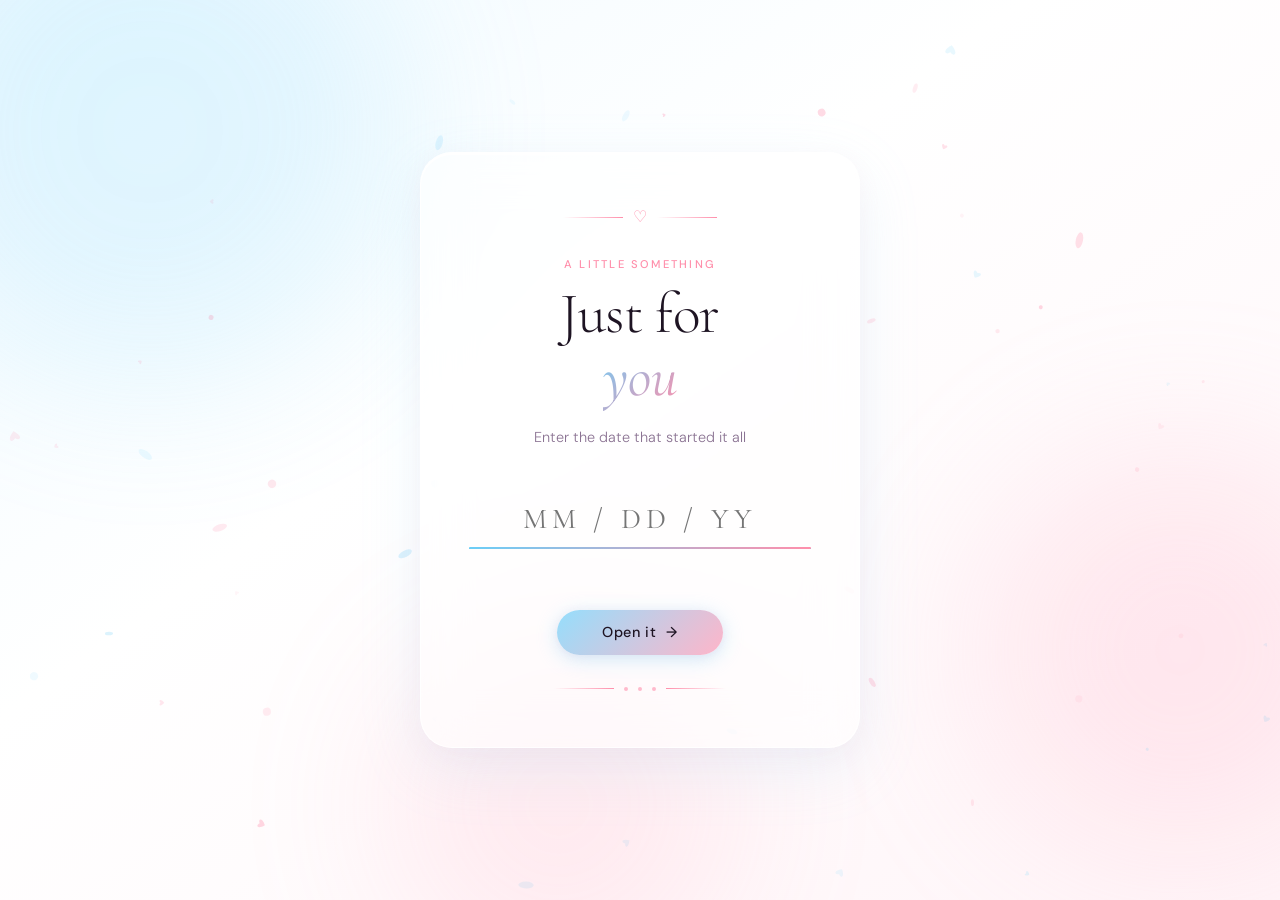
<file: index.html>
<!DOCTYPE html>
<html lang="en">
<head>
  <meta charset="UTF-8" />
  <meta name="viewport" content="width=device-width, initial-scale=1.0"/>
  <title>Just for you 💌</title>
  <link rel="preconnect" href="https://fonts.googleapis.com">
  <link href="https://fonts.googleapis.com/css2?family=Cormorant+Garamond:ital,wght@0,300;0,400;0,600;1,300;1,400&family=DM+Sans:wght@300;400;500&display=swap" rel="stylesheet">
  <link rel="stylesheet" href="static/css/style.css">
</head>
<body class="login-page">

  <!-- Animated starfield / petals -->
  <canvas id="petal-canvas"></canvas>

  <!-- Decorative blobs -->
  <div class="blob blob-1"></div>
  <div class="blob blob-2"></div>
  <div class="blob blob-3"></div>

  <main class="login-outer">
    <div class="login-card">

      <!-- Top decorative line -->
      <div class="card-ornament">
        <span class="orn-line"></span>
        <span class="orn-heart">♡</span>
        <span class="orn-line"></span>
      </div>

      <p class="eyebrow">a little something</p>
      <h1 class="login-title">Just for<br><em>you</em></h1>

      <p class="login-sub">Enter the date that started it all</p>

      <div class="date-wrap">
        <input
          type="text"
          id="date-input"
          placeholder="MM / DD / YY"
          maxlength="10"
          autocomplete="off"
          class="date-input"
          autofocus
        />
        <div class="input-underline"></div>
      </div>

      <p class="error-msg" id="error-msg">hmm, that's not quite right 💭</p>

      <button class="btn-enter" id="submit-btn">
        <span class="btn-text">Open it</span>
        <span class="btn-arrow">→</span>
      </button>

      <div class="card-ornament card-ornament--bottom">
        <span class="orn-line"></span>
        <span class="orn-dot"></span>
        <span class="orn-dot"></span>
        <span class="orn-dot"></span>
        <span class="orn-line"></span>
      </div>

    </div>
  </main>

  <script src="static/js/petals.js"></script>
  <script src="static/js/login.js"></script>
</body>
</html>
</file>
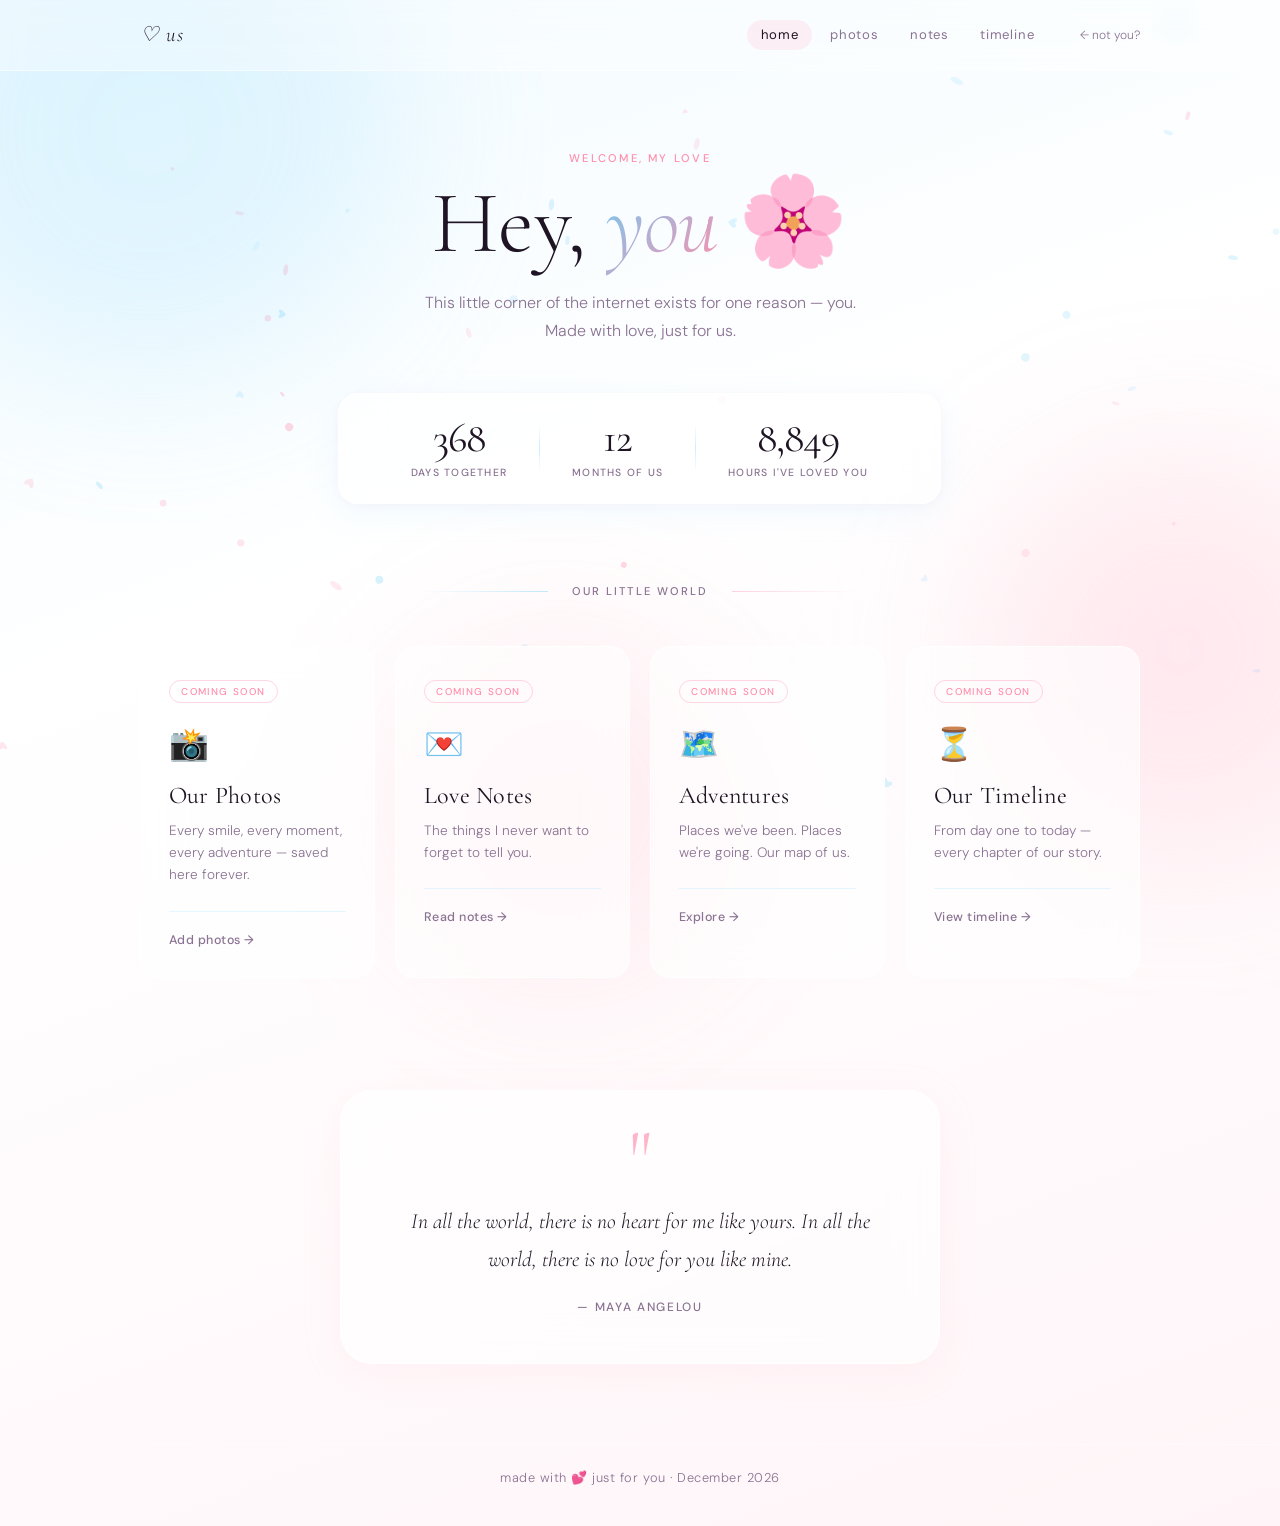
<file: home.html>
<!DOCTYPE html>
<html lang="en">
<head>
  <meta charset="UTF-8"/>
  <meta name="viewport" content="width=device-width, initial-scale=1.0"/>
  <title>Us 💕</title>
  <link rel="preconnect" href="https://fonts.googleapis.com">
  <link href="https://fonts.googleapis.com/css2?family=Cormorant+Garamond:ital,wght@0,300;0,400;0,600;1,300;1,400&family=DM+Sans:wght@300;400;500&display=swap" rel="stylesheet">
  <link rel="stylesheet" href="static/css/style.css">
</head>
<body class="home-page">

  <canvas id="petal-canvas"></canvas>
  <div class="blob blob-1"></div>
  <div class="blob blob-2"></div>
  <div class="blob blob-3"></div>

  <!-- Nav -->
  <header class="site-nav">
    <div class="nav-inner">
      <span class="nav-brand">♡ us</span>
      <nav class="nav-links">
        <a href="#" class="nav-link nav-link--active">home</a>
        <a href="#" class="nav-link">photos</a>
        <a href="#" class="nav-link">notes</a>
        <a href="#" class="nav-link">timeline</a>
      </nav>
      <a href="index.html" class="nav-back">← not you?</a>
    </div>
  </header>

  <main>

    <!-- Hero -->
    <section class="hero">
      <div class="hero-inner">
        <p class="eyebrow">welcome, my love</p>
        <h1 class="hero-title">Hey, <em>you</em> 🌸</h1>
        <p class="hero-sub">This little corner of the internet exists for one reason — you. Made with love, just for us.</p>

        <!-- Days together counter -->
        <div class="counter-card">
          <div class="counter-block">
            <span class="counter-num" id="days-count">—</span>
            <span class="counter-label">days together</span>
          </div>
          <div class="counter-divider"></div>
          <div class="counter-block">
            <span class="counter-num" id="months-count">—</span>
            <span class="counter-label">months of us</span>
          </div>
          <div class="counter-divider"></div>
          <div class="counter-block">
            <span class="counter-num" id="hours-count">—</span>
            <span class="counter-label">hours i've loved you</span>
          </div>
        </div>
      </div>
    </section>

    <!-- Divider -->
    <div class="section-divider">
      <span class="div-line"></span>
      <span class="div-text">our little world</span>
      <span class="div-line"></span>
    </div>

    <!-- Cards grid -->
    <section class="cards-section">
      <div class="cards-grid">

        <div class="feature-card feature-card--photos">
          <div class="card-glow"></div>
          <span class="card-tag">coming soon</span>
          <div class="card-icon-wrap">
            <span class="card-icon">📸</span>
          </div>
          <h2 class="card-title">Our Photos</h2>
          <p class="card-desc">Every smile, every moment, every adventure — saved here forever.</p>
          <div class="card-footer">
            <span class="card-cta">Add photos →</span>
          </div>
        </div>

        <div class="feature-card feature-card--notes">
          <div class="card-glow"></div>
          <span class="card-tag">coming soon</span>
          <div class="card-icon-wrap">
            <span class="card-icon">💌</span>
          </div>
          <h2 class="card-title">Love Notes</h2>
          <p class="card-desc">The things I never want to forget to tell you.</p>
          <div class="card-footer">
            <span class="card-cta">Read notes →</span>
          </div>
        </div>

        <div class="feature-card feature-card--adventures">
          <div class="card-glow"></div>
          <span class="card-tag">coming soon</span>
          <div class="card-icon-wrap">
            <span class="card-icon">🗺️</span>
          </div>
          <h2 class="card-title">Adventures</h2>
          <p class="card-desc">Places we've been. Places we're going. Our map of us.</p>
          <div class="card-footer">
            <span class="card-cta">Explore →</span>
          </div>
        </div>

        <div class="feature-card feature-card--timeline">
          <div class="card-glow"></div>
          <span class="card-tag">coming soon</span>
          <div class="card-icon-wrap">
            <span class="card-icon">⏳</span>
          </div>
          <h2 class="card-title">Our Timeline</h2>
          <p class="card-desc">From day one to today — every chapter of our story.</p>
          <div class="card-footer">
            <span class="card-cta">View timeline →</span>
          </div>
        </div>

      </div>
    </section>

    <!-- Quote section -->
    <section class="quote-section">
      <div class="quote-inner">
        <p class="quote-mark">"</p>
        <p class="quote-text">In all the world, there is no heart for me like yours. In all the world, there is no love for you like mine.</p>
        <p class="quote-attr">— Maya Angelou</p>
      </div>
    </section>

  </main>

  <footer class="site-footer">
    <p>made with 💕 just for you · <span id="footer-date"></span></p>
  </footer>

  <script src="static/js/petals.js"></script>
  <script src="static/js/home.js"></script>
</body>
</html>
</file>
<file: static/css/style.css>
/* ══════════════════════════════════════
   TOKENS
══════════════════════════════════════ */
:root {
  --sky:        #95DEFC;
  --blush:      #FFB5C9;
  --sky-mid:    #6bcef7;
  --blush-mid:  #ff8fab;
  --sky-soft:   #dff4fd;
  --blush-soft: #ffe4ed;
  --sky-pale:   #f0faff;
  --blush-pale: #fff5f8;
  --ink:        #1e1423;
  --ink-mid:    #4a3650;
  --ink-soft:   #8a7292;
  --white:      #ffffff;
  --card-bg:    rgba(255,255,255,0.62);
  --radius-sm:  12px;
  --radius-md:  20px;
  --radius-lg:  32px;
}

/* ══════════════════════════════════════
   RESET
══════════════════════════════════════ */
*, *::before, *::after { box-sizing: border-box; margin: 0; padding: 0; }

body {
  font-family: 'DM Sans', sans-serif;
  font-weight: 300;
  color: var(--ink);
  min-height: 100vh;
  overflow-x: hidden;
  position: relative;
}

/* ══════════════════════════════════════
   PETAL CANVAS
══════════════════════════════════════ */
#petal-canvas {
  position: fixed;
  inset: 0;
  width: 100%;
  height: 100%;
  pointer-events: none;
  z-index: 0;
}

/* ══════════════════════════════════════
   BLOBS
══════════════════════════════════════ */
.blob {
  position: fixed;
  border-radius: 50%;
  filter: blur(80px);
  pointer-events: none;
  z-index: 0;
  animation: blob-drift 20s ease-in-out infinite;
}

.blob-1 {
  width: 500px; height: 500px;
  background: var(--sky);
  opacity: 0.22;
  top: -120px; left: -100px;
  animation-delay: 0s;
}

.blob-2 {
  width: 400px; height: 400px;
  background: var(--blush);
  opacity: 0.25;
  top: 50%; right: -100px;
  animation-delay: 7s;
  animation-duration: 18s;
}

.blob-3 {
  width: 350px; height: 350px;
  background: var(--blush-mid);
  opacity: 0.14;
  bottom: -80px; left: 30%;
  animation-delay: 3s;
  animation-duration: 24s;
}

@keyframes blob-drift {
  0%, 100% { transform: translate(0, 0) scale(1); }
  33%       { transform: translate(30px, -20px) scale(1.05); }
  66%       { transform: translate(-20px, 15px) scale(0.96); }
}

/* ══════════════════════════════════════
   PAGE BACKGROUNDS
══════════════════════════════════════ */
.login-page {
  background: linear-gradient(145deg, var(--sky-pale) 0%, #fff 40%, var(--blush-pale) 100%);
  display: flex;
  align-items: center;
  justify-content: center;
  min-height: 100vh;
}

.home-page {
  background: linear-gradient(160deg, var(--sky-pale) 0%, #fff 35%, var(--blush-pale) 100%);
  min-height: 100vh;
}

/* ══════════════════════════════════════
   LOGIN
══════════════════════════════════════ */
.login-outer {
  position: relative;
  z-index: 1;
  width: 100%;
  display: flex;
  justify-content: center;
  padding: 2rem;
}

.login-card {
  background: var(--card-bg);
  backdrop-filter: blur(24px);
  -webkit-backdrop-filter: blur(24px);
  border: 1px solid rgba(255,255,255,0.85);
  border-radius: var(--radius-lg);
  padding: 3.5rem 3rem;
  max-width: 440px;
  width: 100%;
  text-align: center;
  box-shadow:
    0 2px 0 rgba(255,255,255,0.9) inset,
    0 20px 60px rgba(149,222,252,0.18),
    0 8px 24px rgba(255,181,201,0.12);
  animation: rise 0.7s cubic-bezier(0.22, 1, 0.36, 1) both;
}

@keyframes rise {
  from { opacity: 0; transform: translateY(36px) scale(0.97); }
  to   { opacity: 1; transform: translateY(0) scale(1); }
}

/* Ornament */
.card-ornament {
  display: flex;
  align-items: center;
  gap: 10px;
  justify-content: center;
  margin-bottom: 2rem;
}

.card-ornament--bottom {
  margin-top: 2rem;
  margin-bottom: 0;
}

.orn-line {
  flex: 1;
  height: 1px;
  max-width: 60px;
  background: linear-gradient(90deg, transparent, var(--blush-mid));
}

.card-ornament--bottom .orn-line:last-child {
  background: linear-gradient(90deg, var(--blush-mid), transparent);
}

.orn-heart {
  font-size: 1rem;
  color: var(--blush-mid);
  line-height: 1;
}

.orn-dot {
  width: 4px; height: 4px;
  border-radius: 50%;
  background: var(--blush-mid);
  opacity: 0.6;
}

/* Eyebrow */
.eyebrow {
  font-family: 'DM Sans', sans-serif;
  font-size: 0.7rem;
  font-weight: 500;
  letter-spacing: 0.2em;
  text-transform: uppercase;
  color: var(--blush-mid);
  margin-bottom: 0.75rem;
}

/* Title */
.login-title {
  font-family: 'Cormorant Garamond', serif;
  font-size: 3.6rem;
  font-weight: 300;
  line-height: 1.1;
  color: var(--ink);
  margin-bottom: 1rem;
  letter-spacing: -0.01em;
}

.login-title em {
  font-style: italic;
  font-weight: 400;
  background: linear-gradient(135deg, var(--sky-mid), var(--blush-mid));
  -webkit-background-clip: text;
  -webkit-text-fill-color: transparent;
  background-clip: text;
}

.login-sub {
  font-size: 0.9rem;
  color: var(--ink-soft);
  margin-bottom: 2.5rem;
  line-height: 1.6;
}

/* Date input */
.date-wrap {
  position: relative;
  margin-bottom: 0.5rem;
}

.date-input {
  width: 100%;
  background: transparent;
  border: none;
  border-bottom: 1.5px solid rgba(149,222,252,0.5);
  padding: 0.75rem 0.5rem;
  font-size: 1.8rem;
  font-family: 'Cormorant Garamond', serif;
  font-weight: 400;
  letter-spacing: 0.18em;
  text-align: center;
  color: var(--ink);
  outline: none;
  transition: border-color 0.25s;
}

.date-input:focus {
  border-bottom-color: var(--sky-mid);
}

.date-input.shake {
  border-bottom-color: var(--blush-mid);
  animation: shake 0.45s ease;
}

.input-underline {
  position: absolute;
  bottom: 0; left: 50%;
  width: 0; height: 2px;
  background: linear-gradient(90deg, var(--sky-mid), var(--blush-mid));
  transform: translateX(-50%);
  transition: width 0.3s ease;
  border-radius: 2px;
}

.date-input:focus ~ .input-underline { width: 100%; }

/* Error */
.error-msg {
  font-size: 0.82rem;
  color: var(--blush-mid);
  margin: 0.75rem 0 1.5rem;
  min-height: 1.2em;
  opacity: 0;
  transform: translateY(-4px);
  transition: opacity 0.2s, transform 0.2s;
}

.error-msg.visible {
  opacity: 1;
  transform: translateY(0);
}

/* Button */
.btn-enter {
  display: inline-flex;
  align-items: center;
  gap: 10px;
  padding: 0.85rem 2.8rem;
  font-family: 'DM Sans', sans-serif;
  font-size: 0.9rem;
  font-weight: 500;
  letter-spacing: 0.04em;
  color: var(--ink);
  background: linear-gradient(135deg, var(--sky) 0%, var(--blush) 100%);
  border: none;
  border-radius: 50px;
  cursor: pointer;
  transition: transform 0.2s, box-shadow 0.2s;
  box-shadow: 0 4px 20px rgba(149,222,252,0.45), 0 2px 8px rgba(255,181,201,0.25);
  margin-top: 0.5rem;
}

.btn-enter:hover {
  transform: translateY(-3px);
  box-shadow: 0 10px 32px rgba(149,222,252,0.5), 0 4px 12px rgba(255,181,201,0.3);
}

.btn-enter:active { transform: translateY(0); }

.btn-arrow {
  transition: transform 0.2s;
}

.btn-enter:hover .btn-arrow { transform: translateX(4px); }

@keyframes shake {
  0%,100% { transform: translateX(0); }
  18%      { transform: translateX(-7px); }
  36%      { transform: translateX(7px); }
  54%      { transform: translateX(-5px); }
  72%      { transform: translateX(5px); }
}

/* ══════════════════════════════════════
   NAV
══════════════════════════════════════ */
.site-nav {
  position: relative;
  z-index: 10;
  padding: 1.25rem 2rem;
  border-bottom: 1px solid rgba(255,255,255,0.5);
  background: rgba(255,255,255,0.35);
  backdrop-filter: blur(12px);
  -webkit-backdrop-filter: blur(12px);
}

.nav-inner {
  max-width: 1000px;
  margin: 0 auto;
  display: flex;
  align-items: center;
  gap: 2rem;
}

.nav-brand {
  font-family: 'Cormorant Garamond', serif;
  font-size: 1.3rem;
  font-style: italic;
  color: var(--ink);
  letter-spacing: 0.05em;
  margin-right: auto;
}

.nav-links {
  display: flex;
  gap: 0.25rem;
}

.nav-link {
  font-size: 0.82rem;
  font-weight: 400;
  letter-spacing: 0.06em;
  color: var(--ink-soft);
  text-decoration: none;
  padding: 0.4rem 0.85rem;
  border-radius: 50px;
  transition: background 0.2s, color 0.2s;
}

.nav-link:hover,
.nav-link--active {
  background: rgba(255,181,201,0.2);
  color: var(--ink);
}

.nav-back {
  font-size: 0.75rem;
  color: var(--ink-soft);
  text-decoration: none;
  transition: color 0.2s;
}

.nav-back:hover { color: var(--blush-mid); }

/* ══════════════════════════════════════
   HERO
══════════════════════════════════════ */
.hero {
  position: relative;
  z-index: 1;
  padding: 5rem 2rem 3rem;
  text-align: center;
}

.hero-inner {
  max-width: 680px;
  margin: 0 auto;
}

.hero-title {
  font-family: 'Cormorant Garamond', serif;
  font-size: clamp(3rem, 8vw, 5.5rem);
  font-weight: 300;
  line-height: 1.05;
  color: var(--ink);
  margin: 0.5rem 0 1.25rem;
  letter-spacing: -0.01em;
  animation: rise 0.7s ease both;
}

.hero-title em {
  font-style: italic;
  background: linear-gradient(135deg, var(--sky-mid), var(--blush-mid));
  -webkit-background-clip: text;
  -webkit-text-fill-color: transparent;
  background-clip: text;
}

.hero-sub {
  font-size: 1rem;
  color: var(--ink-soft);
  line-height: 1.75;
  max-width: 440px;
  margin: 0 auto 3rem;
  animation: rise 0.7s 0.1s ease both;
}

/* Counter card */
.counter-card {
  display: inline-flex;
  align-items: center;
  gap: 0;
  background: var(--card-bg);
  backdrop-filter: blur(20px);
  -webkit-backdrop-filter: blur(20px);
  border: 1px solid rgba(255,255,255,0.85);
  border-radius: var(--radius-md);
  padding: 1.5rem 2.5rem;
  box-shadow: 0 8px 32px rgba(149,222,252,0.15), 0 2px 8px rgba(255,181,201,0.1);
  animation: rise 0.7s 0.2s ease both;
}

.counter-block {
  display: flex;
  flex-direction: column;
  align-items: center;
  padding: 0 2rem;
}

.counter-num {
  font-family: 'Cormorant Garamond', serif;
  font-size: 2.6rem;
  font-weight: 400;
  line-height: 1;
  color: var(--ink);
  letter-spacing: -0.02em;
}

.counter-label {
  font-size: 0.65rem;
  font-weight: 500;
  letter-spacing: 0.12em;
  text-transform: uppercase;
  color: var(--ink-soft);
  margin-top: 0.4rem;
  white-space: nowrap;
}

.counter-divider {
  width: 1px;
  height: 48px;
  background: linear-gradient(180deg, transparent, rgba(149,222,252,0.5), transparent);
}

/* ══════════════════════════════════════
   SECTION DIVIDER
══════════════════════════════════════ */
.section-divider {
  position: relative;
  z-index: 1;
  display: flex;
  align-items: center;
  gap: 1.5rem;
  max-width: 500px;
  margin: 2rem auto 3rem;
  padding: 0 2rem;
}

.div-line {
  flex: 1;
  height: 1px;
  background: linear-gradient(90deg, transparent, rgba(149,222,252,0.6));
}

.section-divider .div-line:last-child {
  background: linear-gradient(90deg, rgba(255,181,201,0.6), transparent);
}

.div-text {
  font-size: 0.7rem;
  font-weight: 500;
  letter-spacing: 0.18em;
  text-transform: uppercase;
  color: var(--ink-soft);
  white-space: nowrap;
}

/* ══════════════════════════════════════
   CARDS
══════════════════════════════════════ */
.cards-section {
  position: relative;
  z-index: 1;
  padding: 0 2rem 4rem;
}

.cards-grid {
  display: grid;
  grid-template-columns: repeat(auto-fit, minmax(220px, 1fr));
  gap: 1.25rem;
  max-width: 1000px;
  margin: 0 auto;
}

.feature-card {
  position: relative;
  background: var(--card-bg);
  backdrop-filter: blur(20px);
  -webkit-backdrop-filter: blur(20px);
  border: 1px solid rgba(255,255,255,0.8);
  border-radius: var(--radius-md);
  padding: 2rem 1.75rem 1.75rem;
  overflow: hidden;
  transition: transform 0.28s cubic-bezier(0.34, 1.56, 0.64, 1), box-shadow 0.28s;
  cursor: default;
  animation: rise 0.6s ease both;
}

.feature-card:nth-child(1) { animation-delay: 0.1s; }
.feature-card:nth-child(2) { animation-delay: 0.18s; }
.feature-card:nth-child(3) { animation-delay: 0.26s; }
.feature-card:nth-child(4) { animation-delay: 0.34s; }

.feature-card:hover {
  transform: translateY(-8px) scale(1.01);
  box-shadow: 0 20px 50px rgba(149,222,252,0.22), 0 6px 18px rgba(255,181,201,0.15);
}

/* Card glow — different tint per card */
.card-glow {
  position: absolute;
  inset: 0;
  opacity: 0;
  transition: opacity 0.3s;
  pointer-events: none;
  border-radius: inherit;
}

.feature-card:hover .card-glow { opacity: 1; }

.feature-card--photos .card-glow   { background: radial-gradient(circle at 70% 30%, rgba(149,222,252,0.15), transparent 70%); }
.feature-card--notes .card-glow    { background: radial-gradient(circle at 70% 30%, rgba(255,181,201,0.18), transparent 70%); }
.feature-card--adventures .card-glow { background: radial-gradient(circle at 70% 30%, rgba(149,222,252,0.12), transparent 70%); }
.feature-card--timeline .card-glow { background: radial-gradient(circle at 70% 30%, rgba(255,139,171,0.15), transparent 70%); }

/* Tag */
.card-tag {
  display: inline-block;
  font-size: 0.62rem;
  font-weight: 500;
  letter-spacing: 0.14em;
  text-transform: uppercase;
  color: var(--blush-mid);
  border: 1px solid rgba(255,139,171,0.35);
  border-radius: 50px;
  padding: 0.25rem 0.7rem;
  margin-bottom: 1.25rem;
}

.card-icon-wrap {
  margin-bottom: 1rem;
}

.card-icon {
  font-size: 2rem;
  display: block;
  transition: transform 0.3s cubic-bezier(0.34, 1.56, 0.64, 1);
}

.feature-card:hover .card-icon { transform: scale(1.18) rotate(-5deg); }

.card-title {
  font-family: 'Cormorant Garamond', serif;
  font-size: 1.5rem;
  font-weight: 400;
  color: var(--ink);
  margin-bottom: 0.6rem;
  letter-spacing: 0.01em;
}

.card-desc {
  font-size: 0.85rem;
  color: var(--ink-soft);
  line-height: 1.65;
  margin-bottom: 1.5rem;
}

.card-footer {
  border-top: 1px solid rgba(149,222,252,0.25);
  padding-top: 1rem;
}

.card-cta {
  font-size: 0.78rem;
  font-weight: 500;
  color: var(--ink-soft);
  letter-spacing: 0.04em;
  transition: color 0.2s;
}

.feature-card:hover .card-cta { color: var(--blush-mid); }

/* ══════════════════════════════════════
   QUOTE
══════════════════════════════════════ */
.quote-section {
  position: relative;
  z-index: 1;
  padding: 3rem 2rem 5rem;
}

.quote-inner {
  max-width: 600px;
  margin: 0 auto;
  text-align: center;
  background: var(--card-bg);
  backdrop-filter: blur(20px);
  -webkit-backdrop-filter: blur(20px);
  border: 1px solid rgba(255,255,255,0.8);
  border-radius: var(--radius-lg);
  padding: 3rem 3.5rem;
  box-shadow: 0 8px 40px rgba(255,181,201,0.12);
}

.quote-mark {
  font-family: 'Cormorant Garamond', serif;
  font-size: 5rem;
  line-height: 0.5;
  color: var(--blush);
  margin-bottom: 1.5rem;
  display: block;
}

.quote-text {
  font-family: 'Cormorant Garamond', serif;
  font-size: 1.35rem;
  font-style: italic;
  font-weight: 300;
  color: var(--ink);
  line-height: 1.75;
  margin-bottom: 1.25rem;
}

.quote-attr {
  font-size: 0.75rem;
  font-weight: 500;
  letter-spacing: 0.14em;
  text-transform: uppercase;
  color: var(--ink-soft);
}

/* ══════════════════════════════════════
   FOOTER
══════════════════════════════════════ */
.site-footer {
  position: relative;
  z-index: 1;
  text-align: center;
  padding: 1.5rem 2rem 2.5rem;
  font-size: 0.8rem;
  color: var(--ink-soft);
  letter-spacing: 0.04em;
  border-top: 1px solid rgba(255,255,255,0.4);
}

/* ══════════════════════════════════════
   RESPONSIVE
══════════════════════════════════════ */
@media (max-width: 600px) {
  .login-card  { padding: 2.5rem 1.75rem; }
  .login-title { font-size: 3rem; }
  .counter-card {
    flex-direction: column;
    gap: 1.25rem;
    padding: 1.5rem 2rem;
  }
  .counter-divider { width: 60px; height: 1px; }
  .hero { padding: 3rem 1.5rem 2rem; }
  .nav-links { display: none; }
  .cards-grid { grid-template-columns: 1fr 1fr; }
  .quote-inner { padding: 2rem 1.75rem; }
}

@media (max-width: 400px) {
  .cards-grid { grid-template-columns: 1fr; }
}
</file>
